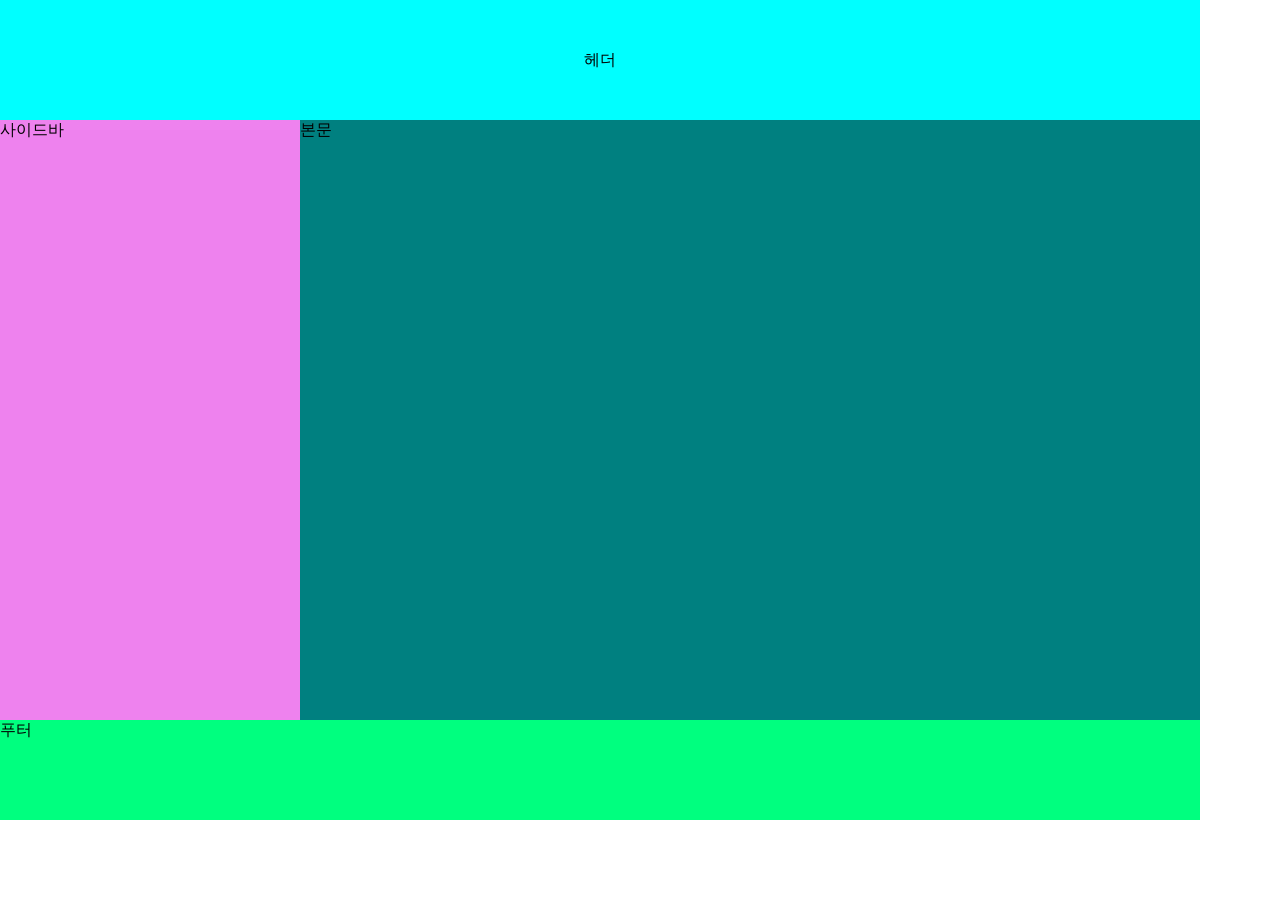
<file: layout_01/index.html>
<!doctype html>
<html lang="ko">
  <head>
    <meta charset="UTF-8" />
    <meta name="viewport" content="width=device-width, initial-scale=1.0" />
    <title>레이아웃 연습 1</title>
    <link rel="stylesheet" href="css/main.css" />
  </head>
  <body>
    <!-- 전체 영역 -->
    <div id="wrap">
      <!-- 상단 -->
      <header>헤더</header>
      <!-- 본문 -->
      <main>
        <!-- 사이드바 -->
        <div class="side-bar">사이드바</div>
        <!-- 오른쪽: 본문 -->
        <div class="main-container">본문</div>
      </main>

      <!-- 하단 -->
      <footer>푸터</footer>
    </div>
  </body>
</html>
</file>
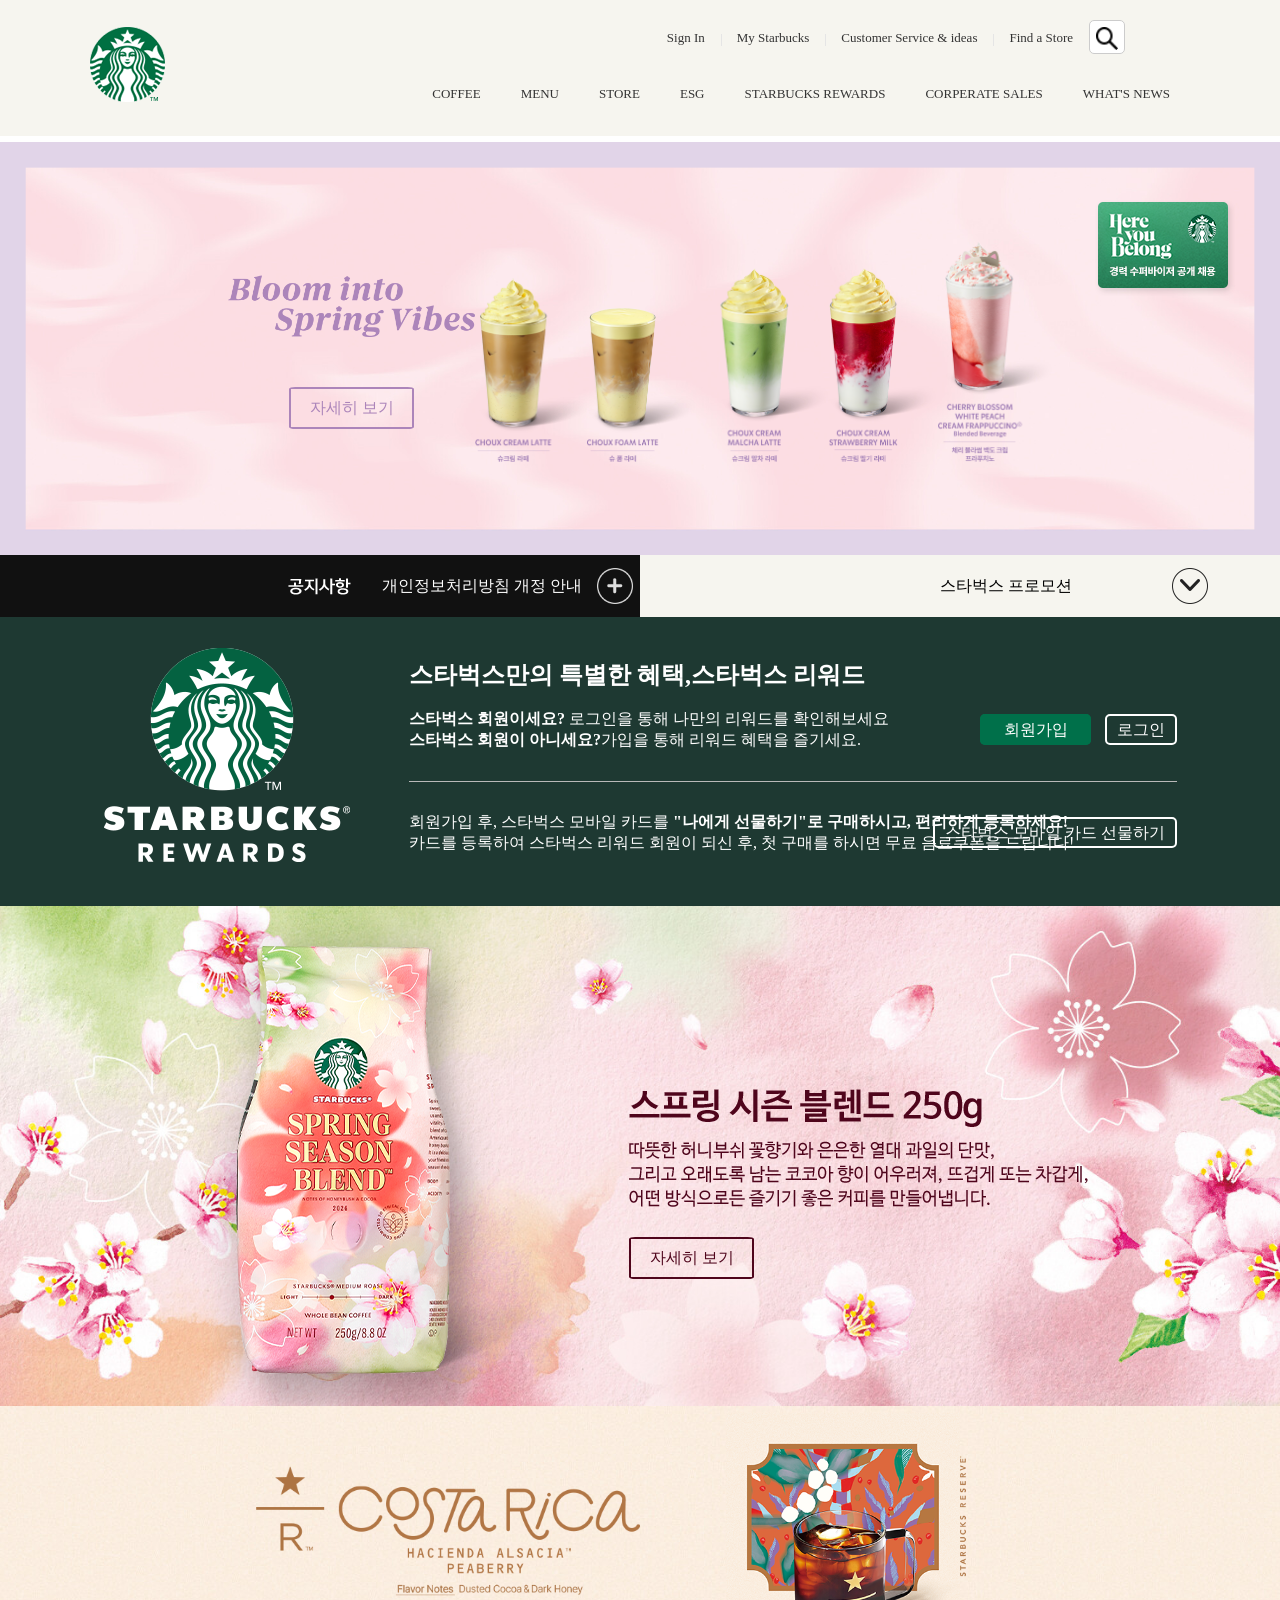
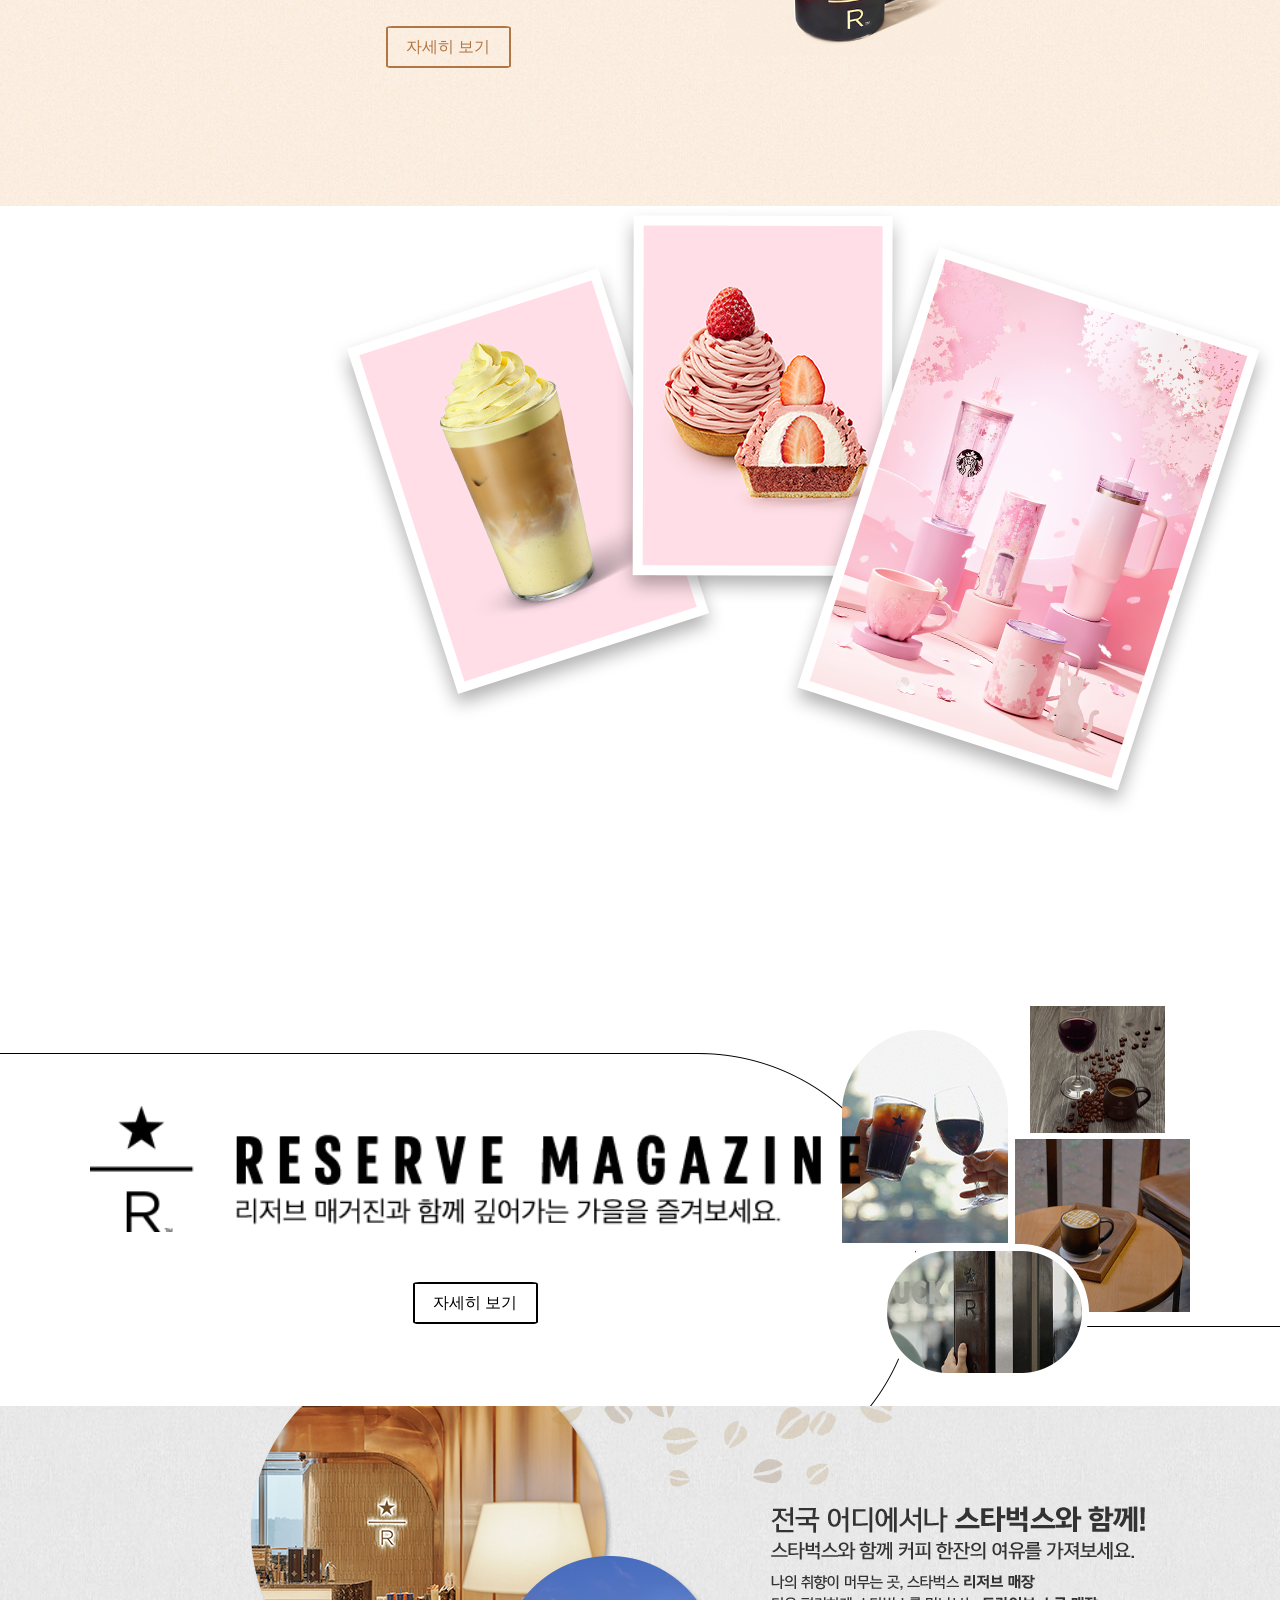
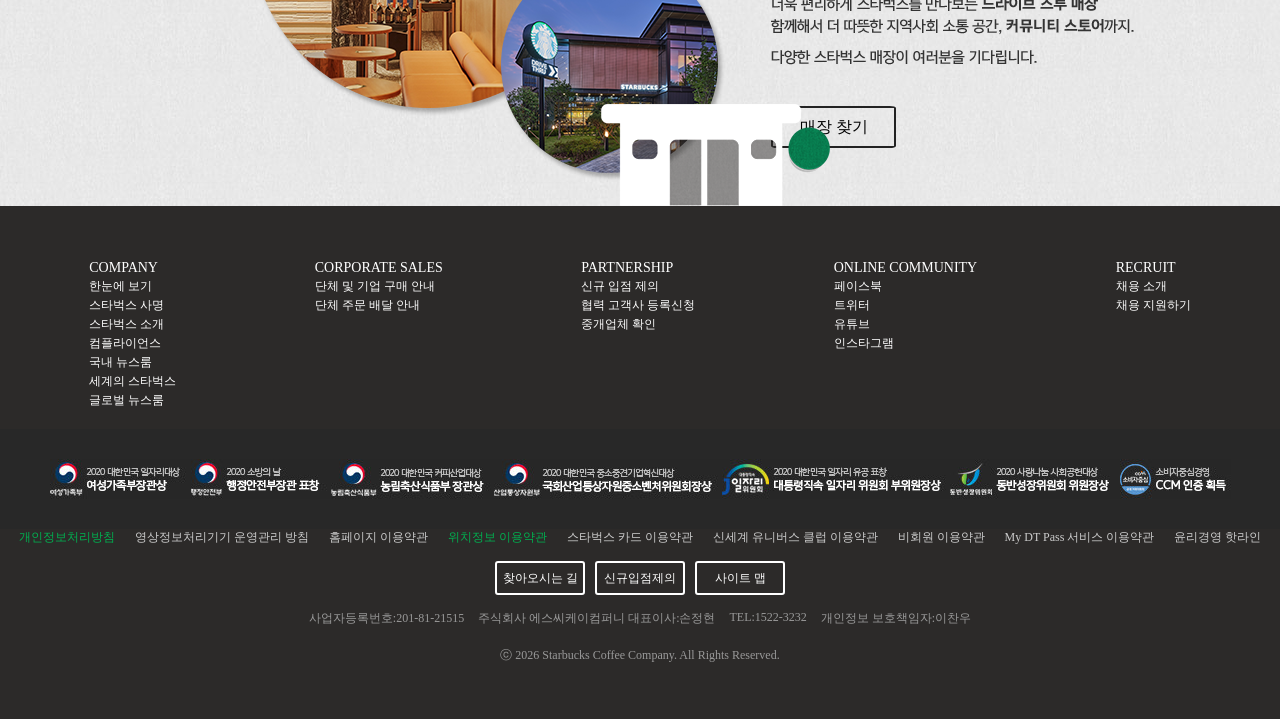
<file: starbucks/index.html>
<!doctype html>
<html lang="ko">
  <head>
    <meta charset="UTF-8" />
    <meta name="viewport" content="width=device-width, initial-scale=1.0" />
    <title>Starbucks korea</title>
    <link
      rel="icon"
      type="image/png"
      href="Starbucks favicon/favicon-96x96.png"
      sizes="96x96"
    />
    <link
      rel="icon"
      type="image/svg+xml"
      href="Starbucks favicon/favicon.svg"
    />
    <link rel="shortcut icon" href="Starbucks favicon/favicon.ico" />
    <link
      rel="apple-touch-icon"
      sizes="180x180"
      href="Starbucks favicon/apple-touch-icon.png"
    />
    <link rel="manifest" href="Starbucks favicon/site.webmanifest" />
    <link rel="stylesheet" href="css/main.css" />
  </head>
  <body>
    <!-- 전체 영역 -->
    <div class="wrap">
      <!-- 헤더영역 -->
      <header class="header">
        <div class="header-inner">
          <!-- 로고 -->
          <h1 class="logo">
            <a href="#"><img src="images/logo.png" alt="" /></a>
          </h1>
          <div class="nav_menu">
            <!-- 서브메뉴 -->
            <nav class="sub_nav">
              <ul class="top_nav">
                <li><a href="#">Sign In</a></li>
                <li><a href="#">My Starbucks</a></li>
                <li><a href="#">Customer Service & ideas</a></li>
                <li><a href="#">Find a Store</a></li>
              </ul>
              <p class="search-btn">
                <a href="#">
                  <img src="images/icon_magnifier_black.png" alt=""
                /></a>
              </p>
            </nav>
            <!-- 메인메뉴 -->
            <nav class="main_nav">
              <div class="main_nav_bg"></div>
              <ul class="bottom_nav">
                <li>
                  <a href="#">COFFEE</a>
                  <div class="bot_nav_li">
                    <ul class="depth2">
                      <li>
                        <a href="#">커피</a>
                        <ul class="depth3">
                          <li><a href="#">스타벅스 원두</a></li>
                          <li><a href="#">스타벅스 비아</a></li>
                          <li><a href="#">스타벅스 오리가미</a></li>
                          <li><a href="#">나와 어울리는 커피</a></li>
                        </ul>
                      </li>
                      <li>
                        <a href="#">커피이야기</a>
                        <ul class="depth3">
                          <li><a href="#">농장에서 우리의 손으로</a></li>
                          <li><a href="#">최상의 아라비카 원두</a></li>
                          <li><a href="#">스타벅스 로스트 스펙트럼</a></li>
                          <li><a href="#">스타벅스 디카페인</a></li>
                        </ul>
                      </li>
                      <li>
                        <a href="#">스타벅스 리저브</a>
                        <ul>
                          <li><a href="#">RESERVE MAGAZIN</a></li>
                        </ul>
                      </li>
                      <li>
                        <a href="#">에소프레소 음료</a>
                        <ul class="depth3">
                          <li><a href="#">도피오</a></li>
                          <li><a href="#">에스프레소 마키아또</a></li>
                          <li><a href="#">아메리카노</a></li>
                          <li><a href="#">마키아또</a></li>
                          <li><a href="#">카푸치노</a></li>
                          <li><a href="#">라떼</a></li>
                          <li><a href="#">모카</a></li>
                          <li><a href="#">리스트레또 비안코</a></li>
                        </ul>
                      </li>
                      <li>
                        <a href="#">최상의 커피를 즐기는 법</a>
                        <ul class="depth3">
                          <li><a href="#">커피 프레스</a></li>
                          <li><a href="#">푸어 오버</a></li>
                          <li><a href="#">아이스 푸어 오버</a></li>
                          <li><a href="#">커피 메이커</a></li>
                          <li>
                            <a href="#">리저브를 매장에서 다양하게 즐기는 법</a>
                          </li>
                        </ul>
                      </li>
                    </ul>
                  </div>
                </li>
                <li>
                  <a href="#">MENU</a>
                  <div class="bot_nav_li">
                    <ul class="depth2">
                      <li>
                        <a href="#">음료</a>
                        <ul class="depth3">
                          <li><a href="#">콜드블루</a></li>
                          <li><a href="#">브루드 커피</a></li>
                          <li><a href="#">에스프레소</a></li>
                          <li><a href="#">프라푸치노</a></li>
                          <li><a href="#">블렌디드</a></li>
                          <li><a href="#">스타벅스 리프레셔</a></li>
                          <li><a href="#">스타벅스 피지오</a></li>
                          <li><a href="#">티(티바나)</a></li>
                          <li><a href="#">기타 제조 음료</a></li>
                          <li><a href="#">스타벅스 주스(병음료)</a></li>
                        </ul>
                      </li>
                      <li>
                        <a href="#">푸드</a>
                        <ul class="depth3">
                          <li><a href="#">브레드</a></li>
                          <li><a href="#">케이크</a></li>
                          <li><a href="#">샌드위치 & 샐러드</a></li>
                          <li><a href="#">따뜻한 푸드</a></li>
                          <li><a href="#">과일 & 요거트</a></li>
                          <li><a href="#">스낵 & 미니 디저트</a></li>
                          <li><a href="#">아이스크림</a></li>
                        </ul>
                      </li>
                      <li>
                        <a href="#">상품</a>
                        <ul class="depth3">
                          <li><a href="#">머그</a></li>
                          <li><a href="#">글라스</a></li>
                          <li><a href="#">플라스틱 텀블러</a></li>
                          <li><a href="#">스테인리스 텀블러</a></li>
                          <li><a href="#">보온병</a></li>
                          <li><a href="#">액세서리</a></li>
                          <li><a href="#">선물세트</a></li>
                          <li><a href="#">커피 용품</a></li>
                          <li><a href="#">패키지 티(티바나)</a></li>
                          <li><a href="#">시럽</a></li>
                        </ul>
                      </li>
                      <li>
                        <a href="#">카드</a>
                        <ul class="depth3">
                          <li><a href="#">실물카드</a></li>
                          <li><a href="#">스타벅스 모바일 카드</a></li>
                        </ul>
                      </li>
                      <li>
                        <a href="#">메뉴 이야기</a>
                        <ul class="depth3">
                          <li><a href="#">스타벅스 티바나</a></li>
                          <li><a href="#">스타벅스 콜드브루 </a></li>
                          <li>
                            <a href="#">리저브를 매장에서 다양하게 즐기는 법</a>
                          </li>
                        </ul>
                      </li>
                    </ul>
                  </div>
                </li>
                <li>
                  <a href="#">STORE</a>
                  <div class="bot_nav_li">
                    <ul class="depth2">
                      <li>
                        <a href="#">매장 찾기</a>
                        <ul class="depth3">
                          <li><a href="#">퀵 검색</a></li>
                          <li><a href="#">지역 검색</a></li>
                        </ul>
                      </li>
                      <li>
                        <a href="#">드라이브 스루 매장</a>
                      </li>
                      <li>
                        <a href="#">스타벅스 리저브 매장</a>
                      </li>
                      <li>
                        <a href="#">커뮤니티 스토어 매장</a>
                      </li>
                    </ul>
                  </div>
                </li>
                <li>
                  <a href="#">ESG</a>
                  <div class="bot_nav_li">
                    <ul class="depth2">
                      <li>
                        <a href="#">커뮤니티</a>
                        <ul class="depth3">
                          <li><a href="#">커뮤니티 스토어</a></li>
                          <li><a href="#">청년 지원 프로그램</a></li>
                          <li><a href="#">국가유산 지킴이</a></li>
                          <li><a href="#">재능기부 카페</a></li>
                          <li><a href="#">희망배달 캠페인</a></li>
                        </ul>
                      </li>
                      <li>
                        <a href="#">친환경</a>
                        <ul class="depth3">
                          <li><a href="#">친환경 활동</a></li>
                          <li><a href="#">다회용컵 사용 캠페인</a></li>
                          <li><a href="#">커피박 재활용</a></li>
                        </ul>
                      </li>
                      <li>
                        <a href="#">윤리 구매</a>
                        <ul class="depth3">
                          <li><a href="#">윤리적 원두 구매</a></li>
                          <li><a href="#">공정 무역</a></li>
                        </ul>
                      </li>
                      <li>
                        <a href="#">ESG 정보</a>
                      </li>
                    </ul>
                  </div>
                </li>
                <li>
                  <a href="#">STARBUCKS REWARDS</a>
                  <div class="bot_nav_li">
                    <ul class="depth2">
                      <li>
                        <a href="#">스타벅스 리워드</a>
                        <ul class="depth3">
                          <li><a href="#">스타벅스 리워드 소개</a></li>
                          <li><a href="#">등급 및 혜택</a></li>
                          <li><a href="#">스타벅스 별</a></li>
                          <li><a href="#">자주 하는 질문</a></li>
                        </ul>
                      </li>
                      <li>
                        <a href="#">스타벅스 카드</a>
                        <ul class="depth3">
                          <li><a href="#">스타벅스 카드 소개</a></li>
                          <li><a href="#">스타벅스 카드 갤러리</a></li>
                          <li><a href="#">자주 하는 질문</a></li>
                        </ul>
                      </li>
                      <li>
                        <a href="#">스타벅스 모바일 카드</a>
                        <ul class="depth3">
                          <li><a href="#">스타벅스 모바일 카드 소개</a></li>
                          <li><a href="#">이용안내</a></li>
                          <li><a href="#">선물하기</a></li>
                          <li><a href="#">자주 하는 질문</a></li>
                        </ul>
                      </li>
                    </ul>
                  </div>
                </li>
                <li>
                  <a href="#">CORPERATE SALES</a>
                  <div class="bot_nav_li">
                    <ul class="depth2">
                      <li>
                        <a href="#">단체 및 기업 구매 안내</a>
                        <ul class="depth3">
                          <li><a href="#">MD 상품</a></li>
                          <li><a href="#">실물카드</a></li>
                          <li><a href="#">스타벅스 모바일 카드(MMS)</a></li>
                          <li><a href="#">스타벅스 모바일 카드(BULK)</a></li>
                        </ul>
                      </li>
                      <li>
                        <a href="#">단체 주문 배달 안내</a>
                        <ul class="depth3">
                          <li><a href="#">단체 주문 배달 안내</a></li>
                          <li><a href="#">단체 주문 신청</a></li>
                          <li><a href="#">신청 내역 조회</a></li>
                        </ul>
                      </li>
                    </ul>
                  </div>
                </li>
                <li>
                  <a href="#">WHAT'S NEWS</a>
                  <div class="bot_nav_li">
                    <ul class="depth2">
                      <li>
                        <a href="#">이벤트</a>
                        <ul class="depth3">
                          <li><a href="#">전체</a></li>
                          <li><a href="#">스타벅스 카드</a></li>
                          <li><a href="#">스타벅스 리워드</a></li>
                          <li><a href="#">온라인</a></li>
                        </ul>
                      </li>
                      <li>
                        <a href="#">뉴스</a>
                        <ul class="depth3">
                          <li><a href="#">전체</a></li>
                          <li><a href="#">상품 출시</a></li>
                          <li><a href="#">스타벅스와 문화</a></li>
                          <li><a href="#">스타벅스 사회공헌</a></li>
                          <li><a href="#">스타벅스 카드출시</a></li>
                        </ul>
                      </li>
                      <li>
                        <a href="#">매장별 이벤트</a>
                        <ul class="depth3">
                          <li><a href="#">일반 매장</a></li>
                          <li><a href="#">신규 매장</a></li>
                        </ul>
                      </li>
                      <li>
                        <a href="#">공지사항</a>
                      </li>
                      <li>
                        <a href="#">월페이퍼</a>
                      </li>
                    </ul>
                  </div>
                </li>
              </ul>
            </nav>
          </div>
        </div>
      </header>
      <!-- 메인 -->
      <main class="main">
        <!-- 비주얼  -->
        <section class="visual">
          <div class="visual-wrap">
            <!-- 슬로건 -->
            <div class="slogan-img">
              <img
                src="images/2026_spring1_ph1_top_slogan_mo_260220.png"
                alt=""
                class="slogan"
              />
              <a href="#" class="btn">자세히 보기</a>
            </div>
            <!-- 음료 리스트 -->
            <div class="drink-img">
              <div class="imgbox">
                <img
                  src="images/2026_spring1_ph1_top_drink01_260220.png"
                  alt=""
                />
              </div>
              <div class="imgbox">
                <img
                  src="images/2026_spring1_ph1_top_drink02_260220.png"
                  alt=""
                />
              </div>
              <div class="imgbox">
                <img
                  src="images/2026_spring1_ph1_top_drink03_260220.png"
                  alt=""
                />
              </div>
              <div class="imgbox">
                <img
                  src="images/2026_spring1_ph1_top_drink04_260220.png"
                  alt=""
                />
              </div>
              <div class="imgbox">
                <img
                  src="images/2026_spring1_ph1_top_drink05_260220.png"
                  alt=""
                />
              </div>
            </div>
          </div>
          <div class="ad-img">
            <img src="images/tAhxzH_20260406091624556.png" alt="" />
          </div>
        </section>
        <section class="line-notice">
          <div class="notice-left">
            <div class="text-box">
              <img src="images/notice_ttl.png" alt="" class="text-img" />
              <p class="notice-text">개인정보처리방침 개정 안내</p>
            </div>
            <img src="images/btn_notice_plus.png" alt="" class="btn-img" />
          </div>
          <div class="notice-right">
            <p>스타벅스 프로모션</p>
            <img src="images/btn_prom_down.png" alt="" class="btn-img" />
          </div>
        </section>
        <section class="rewards-wrap">
          <div class="rewards-logo">
            <img src="images/rewards-logo.png" alt="" />
          </div>
          <div class="rewards-text-box">
            <div class="info-text">
              <div class="info-text-left">
                <h2>
                  스타벅스만의 특별한 혜택,<strong>스타벅스 리워드</strong>
                </h2>
                <br />
                <p>
                  <strong>스타벅스 회원이세요?</strong> 로그인을 통해 나만의
                  리워드를 확인해보세요<br />
                  <strong>스타벅스 회원이 아니세요?</strong>가입을 통해 리워드
                  혜택을 즐기세요.
                </p>
              </div>
              <div class="sign-btn">
                <a href="#" class="sign-up">회원가입</a>
                <a href="#" class="sign-in">로그인</a>
              </div>
            </div>
            <div class="gift-text">
              <div class="gift-text-right">
                <p>
                  회원가입 후, 스타벅스 모바일 카드를
                  <strong
                    >"나에게 선물하기"로 구매하시고, 편리하게
                    등록하세요!</strong
                  ><br />카드를 등록하여 스타벅스 리워드 회원이 되신 후, 첫
                  구매를 하시면 무료 음료쿠폰을 드립니다!
                </p>
              </div>
              <div class="gift-btn">
                <a href="#" class="gift-card-btn"
                  >스타벅스 모바일 카드 선물하기</a
                >
              </div>
            </div>
          </div>
        </section>
        <section class="main-bean-wrap">
          <div class="bean-inner">
            <div class="bean-img">
              <img
                src="images/2026_spring1_ph1_promotion_beans_260220.png"
                alt=""
              />
            </div>
            <div class="bean-text-img">
              <img
                src="images/2026_spring1_ph1_promotion_txt_260220.png"
                alt=""
              />
              <a href="#">자세히 보기</a>
            </div>
          </div>
        </section>
        <section class="reserve-visual">
          <div class="reserve-coffee-img">
            <img src="images/260224_pc_reserve_coffee.png" alt="" />
          </div>
          <div class="reserve-text-img">
            <img src="images/260224_pc_reserve_title.png" alt="" />
            <a href="#">자세히 보기</a>
          </div>
        </section>
        <section class="fav-wrap">
          <div class="fav-text-img">
            <img src="images/2025_january_pick_txt01.png" alt="" />
            <img src="images/2025_january_pick_txt02.png" alt="" />
            <a href="#">자세히 보기</a>
          </div>
          <div class="cup-img">
            <img src="images/2026_spring1_ph1_pick_img_260220.png" alt="" />
          </div>
        </section>
        <section class="reserve-wrap">
          <div class="reserve-img">
            <div class="reser-text-box">
              <img
                src="images/reserve_text_pc.png"
                alt=""
                class="text-reserve"
              />
              <a href="#">자세히 보기</a>
            </div>
            <div class="reserve-img-box">
              <img src="images/reserve_visual_pc.png" alt="" />
            </div>
          </div>
        </section>
        <section class="store-wrap">
          <div class="store-img-box">
            <img
              src="images/221212_main_story_1.png"
              alt=""
              class="store-img1"
            />
            <img
              src="images/221212_main_story_2.png"
              alt=""
              class="store-img2"
            />
            <img
              src="images/store_exp_img03.png"
              alt=""
              class="coffee-bean-img"
            />
          </div>
          <div class="store-text-img">
            <img
              src="images/221212_pc_main_story_txt_1.png"
              alt=""
              class="store-txt1"
            />
            <img
              src="images/221212_pc_main_story_txt_2.png"
              alt=""
              class="store-txt2"
            />
            <a href="#">매장 찾기</a>
          </div>
          <div class="reserve-store-img04">
            <img src="images/store_exp_img04.png" alt="" class="store-img04" />
          </div>
        </section>
      </main>
      <footer class="footer">
        <div class="footer-menu">
          <ul class="depth4">
            <li>
              <a href="#">COMPANY</a>
              <ul class="depth5">
                <li><a href="#">한눈에 보기</a></li>
                <li><a href="#">스타벅스 사명</a></li>
                <li><a href="#">스타벅스 소개</a></li>
                <li><a href="#">컴플라이언스</a></li>
                <li><a href="#">국내 뉴스룸</a></li>
                <li><a href="#">세계의 스타벅스</a></li>
                <li><a href="#">글로벌 뉴스룸</a></li>
              </ul>
            </li>
          </ul>
          <ul class="depth4">
            <li>
              <a href="#">CORPORATE SALES</a>
              <ul class="depth5">
                <li><a href="#">단체 및 기업 구매 안내</a></li>
                <li><a href="#">단체 주문 배달 안내</a></li>
              </ul>
            </li>
          </ul>
          <ul class="depth4">
            <li>
              <a href="#">PARTNERSHIP</a>
              <ul class="depth5">
                <li><a href="#">신규 입점 제의</a></li>
                <li><a href="#">협력 고객사 등록신청</a></li>
                <li><a href="#">중개업체 확인</a></li>
              </ul>
            </li>
          </ul>
          <ul class="depth4">
            <li>
              <a href="#">ONLINE COMMUNITY</a>
              <ul class="depth5">
                <li><a href="#">페이스북</a></li>
                <li><a href="#">트위터</a></li>
                <li><a href="#">유튜브</a></li>
                <li><a href="#">인스타그램</a></li>
              </ul>
            </li>
          </ul>
          <ul class="depth4">
            <li>
              <a href="#">RECRUIT</a>
              <ul class="depth5">
                <li><a href="#">채용 소개</a></li>
                <li><a href="#">채용 지원하기</a></li>
              </ul>
            </li>
          </ul>
        </div>
        <div class="footer-img">
          <div class="footer-img-box">
            <img src="images/footer_award_2211_01.jpg" alt="" />
            <img src="images/footer_award_2211_02.jpg" alt="" />
            <img src="images/footer_award_2211_03.jpg" alt="" />
            <img src="images/footer_award_2211_04.jpg" alt="" />
            <img src="images/footer_award_2211_05.jpg" alt="" />
            <img src="images/footer_award_2211_06.jpg" alt="" />
            <img src="images/footer_award_2211_07.jpg" alt="" />
          </div>
        </div>
        <div class="copy-wrap">
          <div class="text-wrap">
            <a href="#" class="txt-green">개인정보처리방침</a>
            <a href="#">영상정보처리기기 운영관리 방침</a>
            <a href="#">홈페이지 이용약관</a>
            <a href="#" class="txt-green">위치정보 이용약관</a>
            <a href="#">스타벅스 카드 이용약관</a>
            <a href="#">신세계 유니버스 클럽 이용약관</a>
            <a href="#">비회원 이용약관</a>
            <a href="#">My DT Pass 서비스 이용약관</a>
            <a href="#">윤리경영 핫라인</a>
          </div>
          <div class="footer-a-box">
            <a href="#">찾아오시는 길</a>
            <a href="#">신규입점제의</a>
            <a href="#">사이트 맵</a>
          </div>
          <div class="copy-menu">
            <ul>
              <li>사업자등록번호:201-81-21515</li>
              <li>주식회사 에스씨케이컴퍼니 대표이사:손정현</li>
              <li>TEL:1522-3232</li>
              <li>개인정보 보호책임자:이찬우</li>
            </ul>
            <span>ⓒ 2026 Starbucks Coffee Company. All Rights Reserved.</span>
          </div>
        </div>
      </footer>
    </div>
  </body>
</html>
</file>
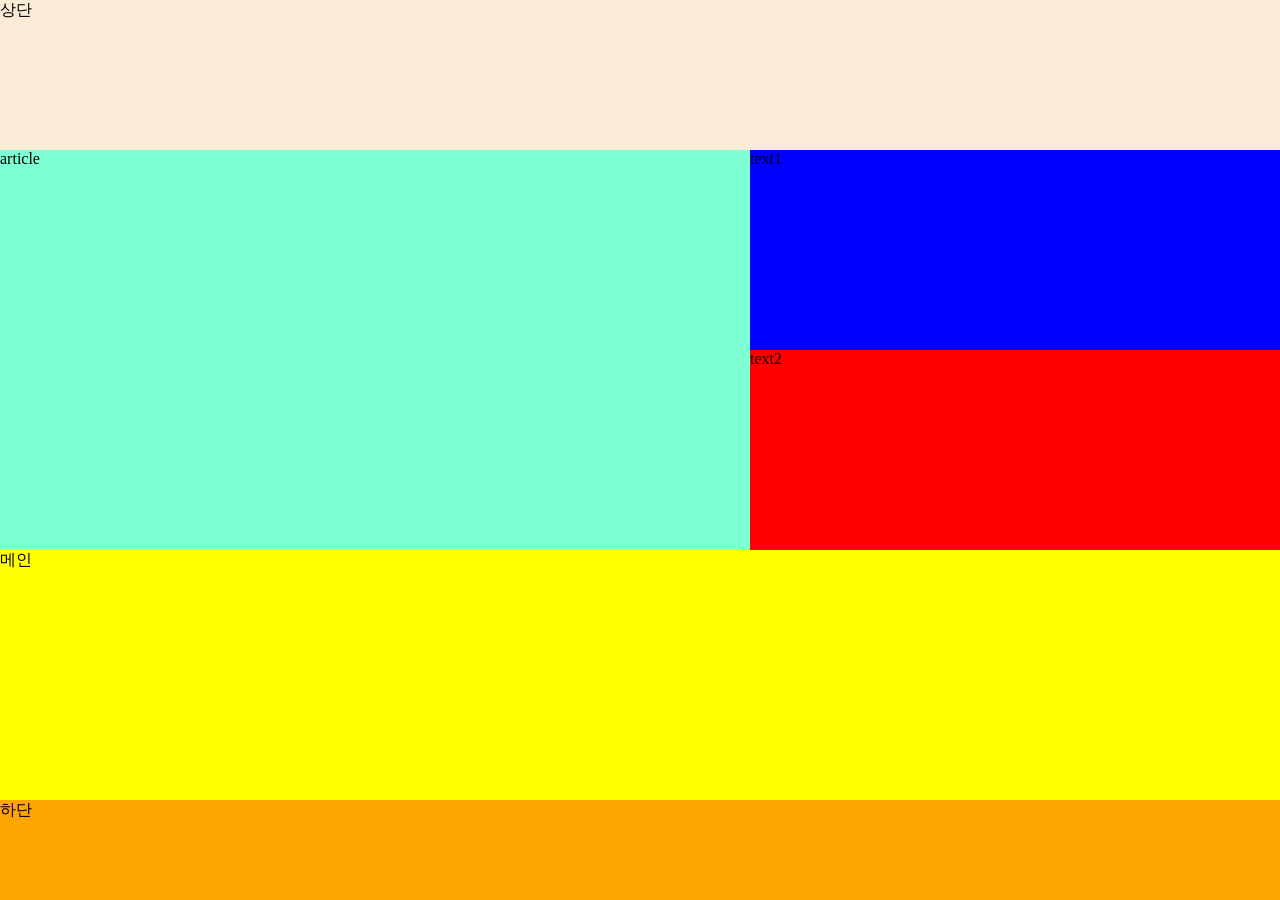
<file: layout_01/latout_05.html>
<!DOCTYPE html>
<html lang="ko">
<head>
    <meta charset="UTF-8">
    <meta name="viewport" content="width=device-width, initial-scale=1.0">
    <title>Document</title>
    <link rel="stylesheet" href="css/layout_05.css">
</head>
<body>
    <div id="wrap">
        <!-- 상단 -->
        <header>상단</header>
        <!-- article -->
        <div class="article">
            <div class="article1">article</div>
            <!-- text -->
            <div class="text">
                <div class="text1">text1</div>
                <div class="text2">text2</div>
            </div>
        </div>
        <!-- 메인 -->
        <div class="main">메인</div>
        <!-- 하단 -->
        <footer>하단</footer>
    </div>
</body>
</html>
</file>
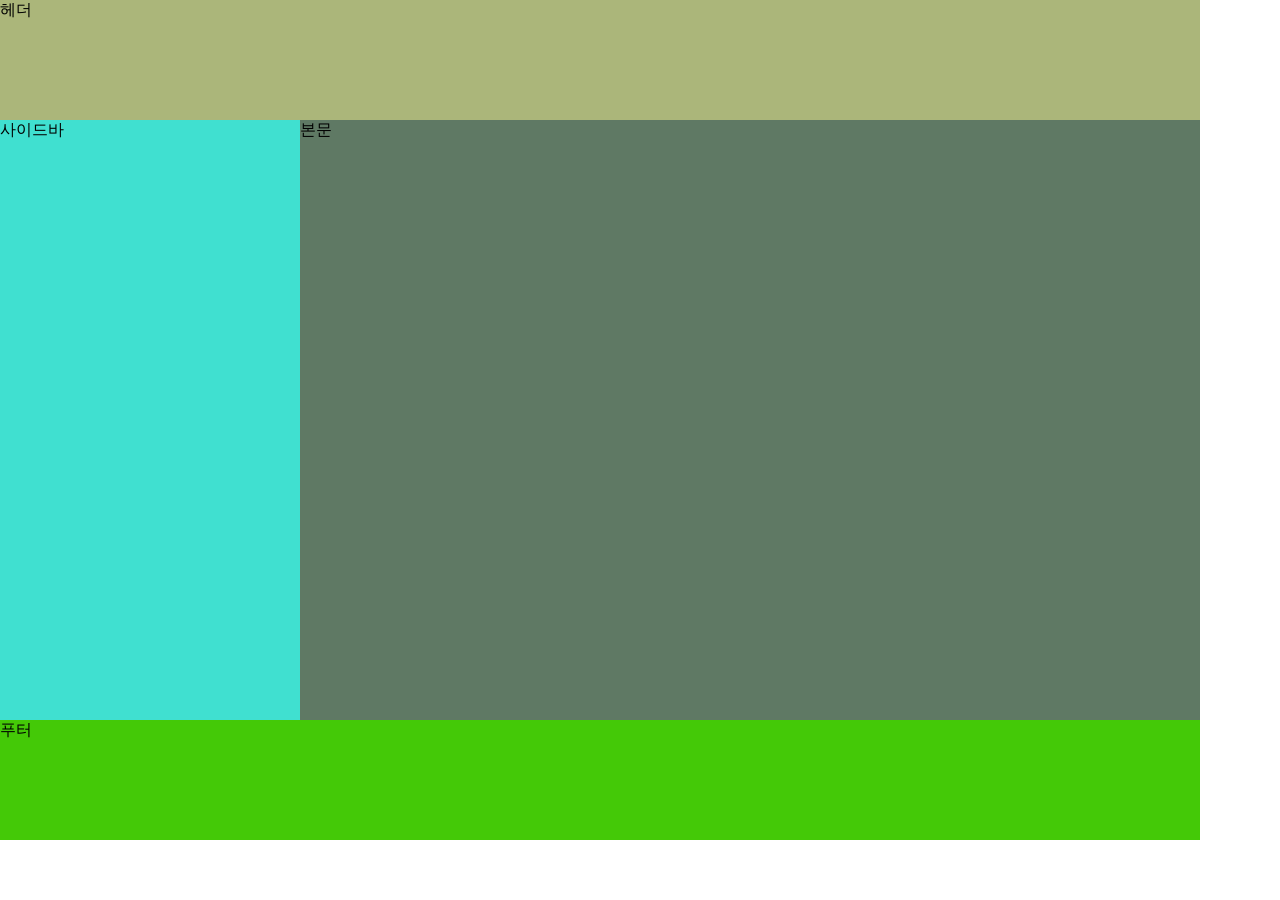
<file: layout_01/layout.html>
<!DOCTYPE html>
<html lang="ko">
<head>
    <meta charset="UTF-8">
    <meta name="viewport" content="width=device-width, initial-scale=1.0">
    <title>레이아웃연습1</title>
    <link rel="stylesheet" href="css/layout.css">
    
</head>
<body>
    <div id="wrap">
        <header>헤더</header>
        <main>
            <div class="side">사이드바</div>
            <div class="main-box">본문</div>
        </main>
        <footer>푸터</footer>
    </div>

</body>
</html>
</file>
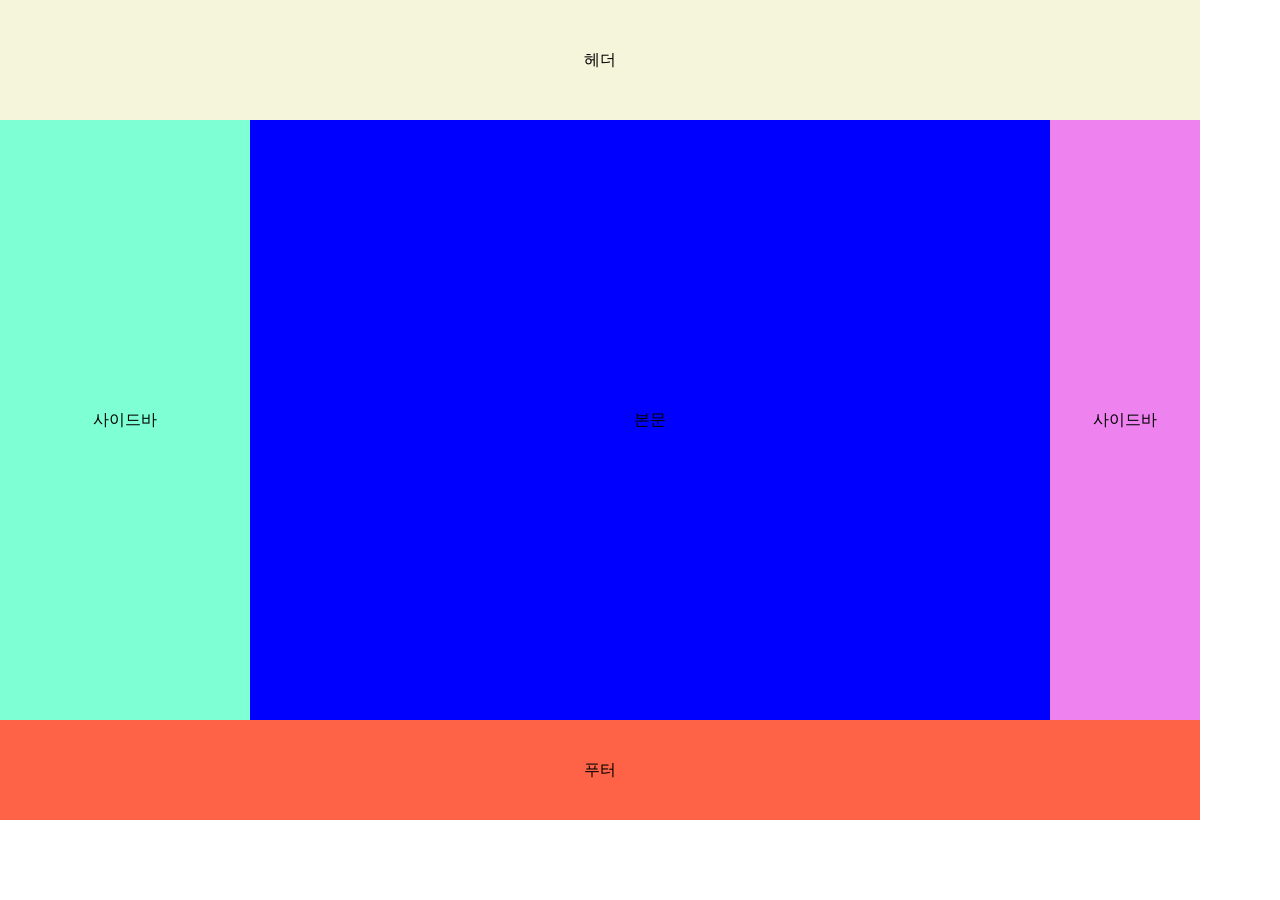
<file: layout_01/layout_02.html>
<!DOCTYPE html>
<html lang="ko">
<head>
    <meta charset="UTF-8">
    <meta name="viewport" content="width=device-width, initial-scale=1.0">
    <title>Document</title>
    <link rel="stylesheet" href="css/layout_02.css">
</head>
<body>
    <div id="wrap">
        <header>헤더</header>
        <main>
            <div class="side-left">사이드바</div>
            <div class="main-box">본문</div>
            <div class="side-right">사이드바</div>
        </main>
        <footer>푸터</footer>
    </div>
    
</body>
</html>
<!-- 헤더,푸터 100px  -->
 <!--  -->
</file>
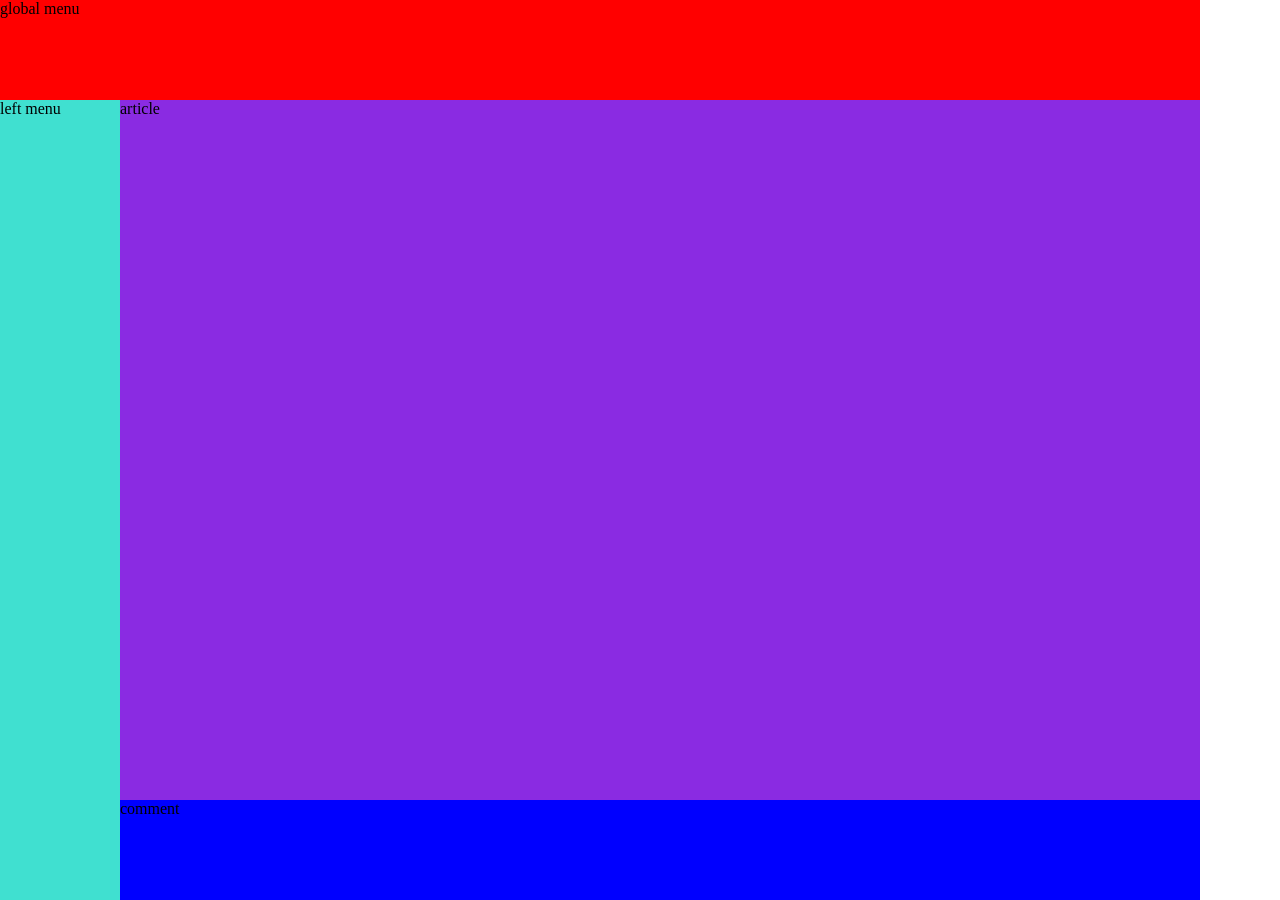
<file: layout_01/layout_03.html>
<!doctype html>
<html lang="ko">
  <head>
    <meta charset="UTF-8" />
    <meta name="viewport" content="width=device-width, initial-scale=1.0" />
    <title>Document</title>
    <link rel="stylesheet" href="css/layout_03.css" />
  </head>
  <body>
    <div id="wrap">
      <header>global menu</header>
      <main>
        <div class="left-bar">left menu</div>
        <div class="box">
        <div class="article">article</div>
        <div class="comment">comment</div>
    </div>
      </main>
    </div>
  </body>
</html>
</file>
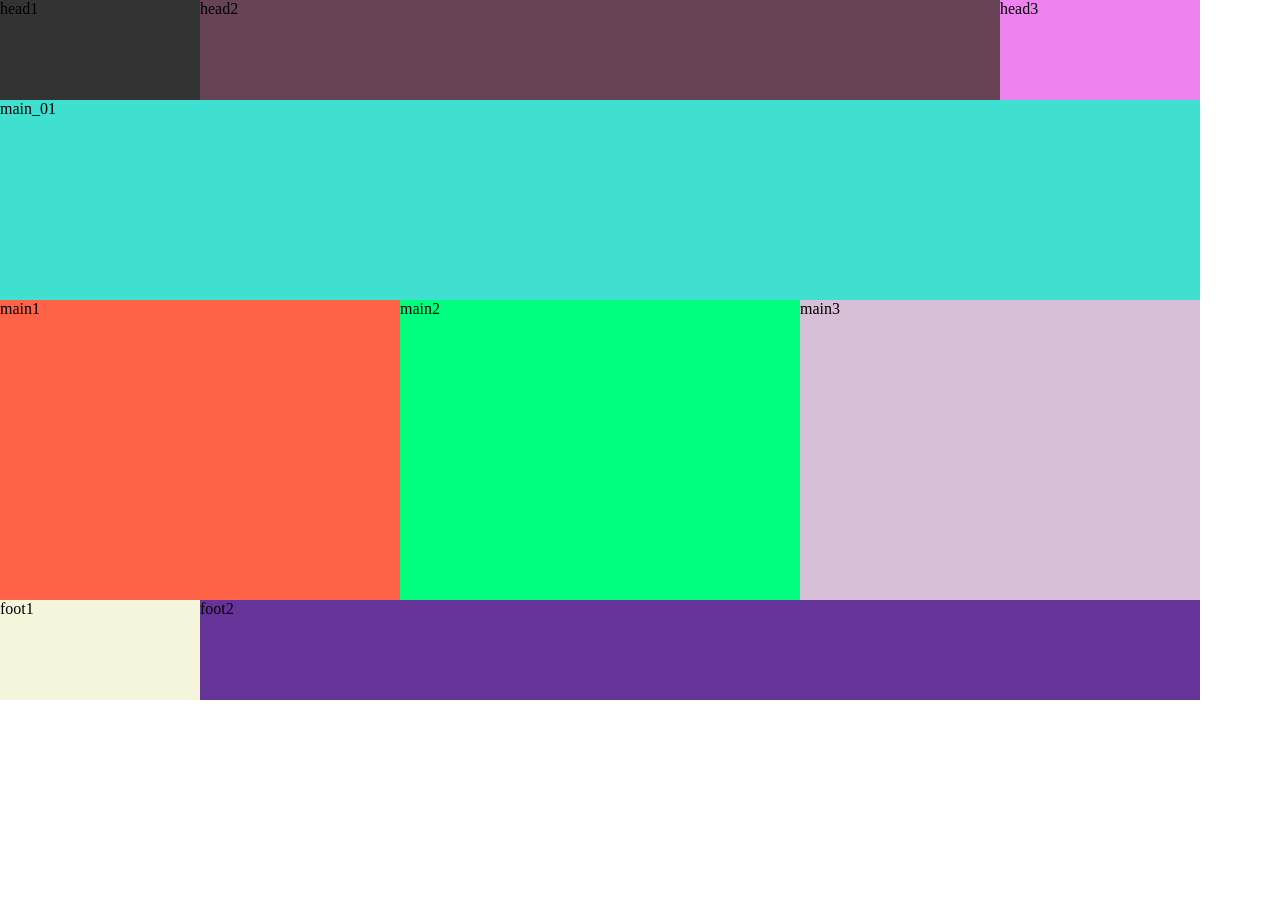
<file: layout_01/layout_04.html>
<!DOCTYPE html>
<html lang="ko">
<head>
    <meta charset="UTF-8">
    <meta name="viewport" content="width=device-width, initial-scale=1.0">
    <title>Document</title>
    <link rel="stylesheet" href="css/layout_04.css">
</head>
<body>
    <div id="wrap">
        <div class="head">
            <div class="head1">head1</div>
            <div class="head2">head2</div>
            <div class="head3">head3</div>
        </div>
        <div class="main_01">main_01</div>
        <div class="main_02">
            <div class="main1">main1</div>
            <div class="main2">main2</div>
            <div class="main3">main3</div>
        </div>
        <div class="foot">
            <div class="foot1">foot1</div>
            <div class="foot2">foot2</div>
        </div>
    </div>
</body>
</html>
</file>
<file: layout_01/css/main.css>
*{
    margin: 0;
    padding: 0;
box-sizing: border-box;
}
ul,li{
    list-style: none;
}
a{
    color: #333;
    text-decoration: none;
}
/* 전체 영역 */
#wrap{
    width: 1200px;
    height: 820px;
    background: antiquewhite;
}
/* 상단 */
header{
    height: 120px;
    text-align: center;
    line-height: 120px;
    background-color: aqua;
}
/* 본문 */
main{
    display: flex;
    width: 100%;
    height: 600px;
    background-color: blueviolet;
}
/* 사이드바 */
.side-bar{
    width: 300px;
    height: 100%;
    background-color: violet;
}
/* 오른쪽: 본문 */
.main-container{
    width: 900px;
    height: 100%;
    background-color: teal;
}
/* 하단 */
footer{
    width: 100%;
    height: 100px;
    
    background-color: springgreen;
}
</file>
<file: starbucks/css/main.css>
@import url("reset.css");
@import url("header.css");
@import url("visual.css");
@import url("rewards.css");
@import url("main-bean-wrap.css");
@import url("reserve-visual.css");
@import url("fav.css");
@import url("reserve.css");
@import url("store.css");
@import url("footer.css");
.wrap {
  width: 100%;
}
.inner {
  position: relative;
  width: 1100px;
  margin: auto;
}
</file>
<file: layout_01/css/layout_05.css>
*{
    margin: 0;
    padding: 0;
    box-sizing: border-box;
}
ul,li{
    list-style: none;
}
a{
    color: #333;
    text-decoration: none;
}
#wrap{
    width: 1500px;
    height: 900px;
}
header{
    width: 1500px;
    height: 150px;
    background-color: antiquewhite;
}
.article{
    display: flex;
    width: 100%;
    height: 400px;
}
.article1{
    width: 750px;
    height: 100%;
    background-color: aquamarine;
}
.text1{
    width: 750px;
    height: 200px;
    background-color: blue;
}
.text2{
    width: 750px;
    height: 200px;
    background-color: red;
}
.main{
        width: 100%;
        height: 250px;
        background-color: yellow;
}
footer{
    height: 100px;
    background-color: orange;
}
</file>
<file: layout_01/css/layout.css>
*{
    margin: 0;
    padding: 0;
    box-sizing: border-box;
}
ul,li{
    list-style: none;
}
a{
    color: #333;
    text-decoration: none;
}
#wrap{
    width: 1200px;
    height: 820px;
}
header{
    width: 100%;
    height: 120px;
    background-color: #abb67a;
}
main{
    display: flex;
    width: 100%px;
    height: 600px;
}

.side{
    width: 300PX;
    height: 100%;
    background-color: turquoise;
}
.main-box{
    width: 900px;
    height: 100%;
    background-color: #5f7964;
}
footer{
    height: 120px;
    background-color: #44c907;
}
</file>
<file: layout_01/css/layout_02.css>
*{
    margin: 0;
    padding: 0;
    box-sizing: border-box;
}
ul,li{
    list-style: none;
}
a{
    color: #333;
    text-decoration: none;
}
#wrap{
    width: 1200px;
    height: 820px;
}
header{
    line-height: 120px;
    text-align: center;
    height: 120px;
    background-color: beige;
}
main{
    line-height: 600px;
    text-align: center;
    display: flex;
    width: 100%;
    height: 600px;
}
.side-left{
    width: 250px;
    height: 100%;
    background-color: aquamarine;
}
.main-box{
    width: 800px;
    height: 100%;
    background-color: blue;
}
.side-right{
    width: 150px;
    height: 100%;
    background-color: violet;
}
footer{
    line-height: 100px;
    text-align: center;
    height: 100px;
    background-color: tomato;
}
</file>
<file: layout_01/css/layout_03.css>
*{
    margin: 0;
    padding: 0;
    box-sizing: border-box;
}
ul,li{
    list-style: none;
}
a{
    text-decoration: none;
}
#wrap{
    height: 900px;
    width: 1200px;
}
header{
    height: 100px;
    background-color: red;
}
main{
    display: flex;
}
.left-bar{
    width: 120px;
    height: 800px;
    background-color: turquoise;
}
.article{
    width: 1080px;
    height: 700px;
    background-color: blueviolet;
}
.comment{
    width: 1080px;
    height: 100px;
    background-color: blue;
}
</file>
<file: layout_01/css/layout_04.css>
*{
    margin: 0;
    padding: 0;
    box-sizing: border-box;
}
ul,li{
    list-style: none;
}
a{
    color: #333;
    text-decoration: none;
}
#wrap{
    width: 1200px;
    height: 700px;
}
.head{
    display: flex;
    width: 1200px;
    height: 100px;
}
.head1{
    width: 200px;
    background-color: #333;
}
.head2{
    width: 800px;
    background-color: #645;
}
.head3{
    width: 200px;
    background-color: violet;
}
.main_01{
    height: 200px;
    background-color: turquoise
}
.main_02{
    display: flex;
    width: 100%;
    height: 300px;
}
.main1{
    width: 400px;
    background-color: tomato;
}
.main2{
    width: 400px;
    background-color: springgreen;
}
.main3{
    width: 400px;
    background-color: thistle;
}
.foot{
    display: flex;
    height: 100px;
    width: 100%;
}
.foot1{
    width: 200px;
    background-color: beige;
}
.foot2{
    width: 1000px;
    background-color: rebeccapurple;
}
</file>
